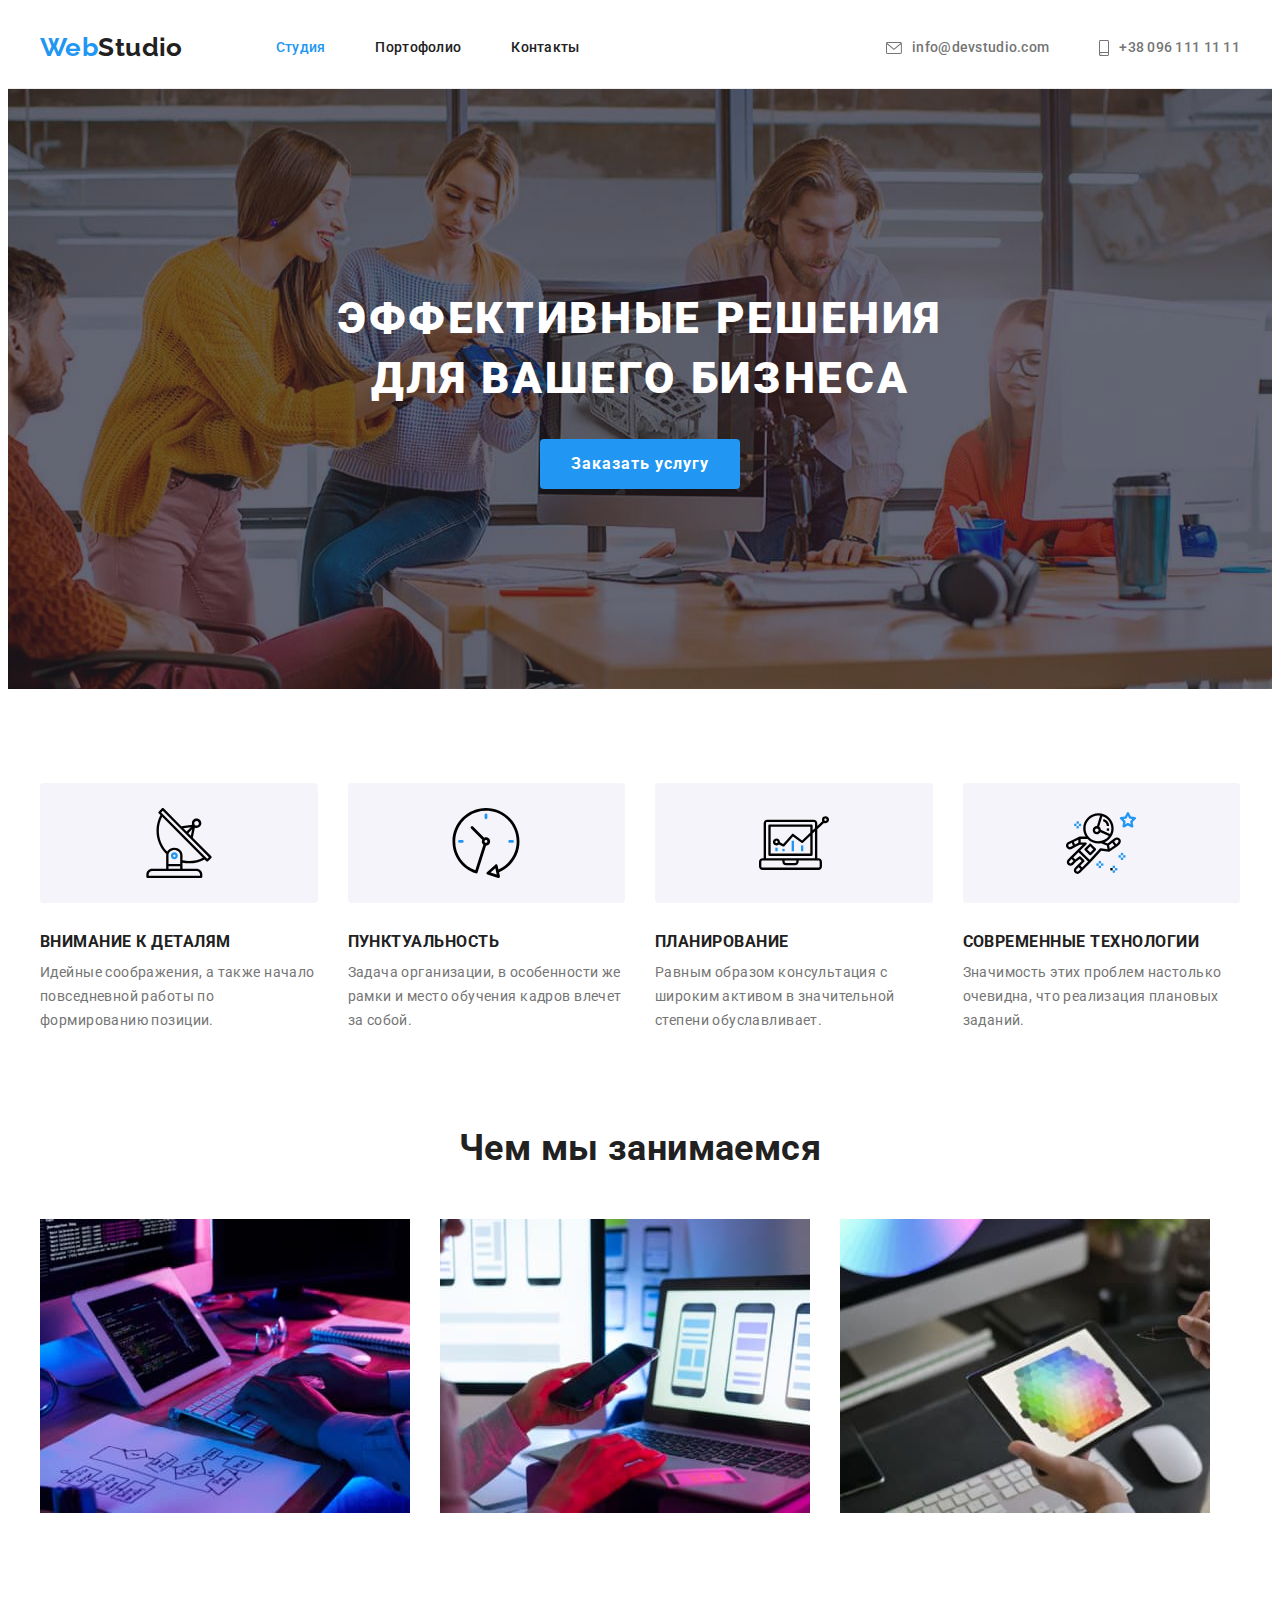
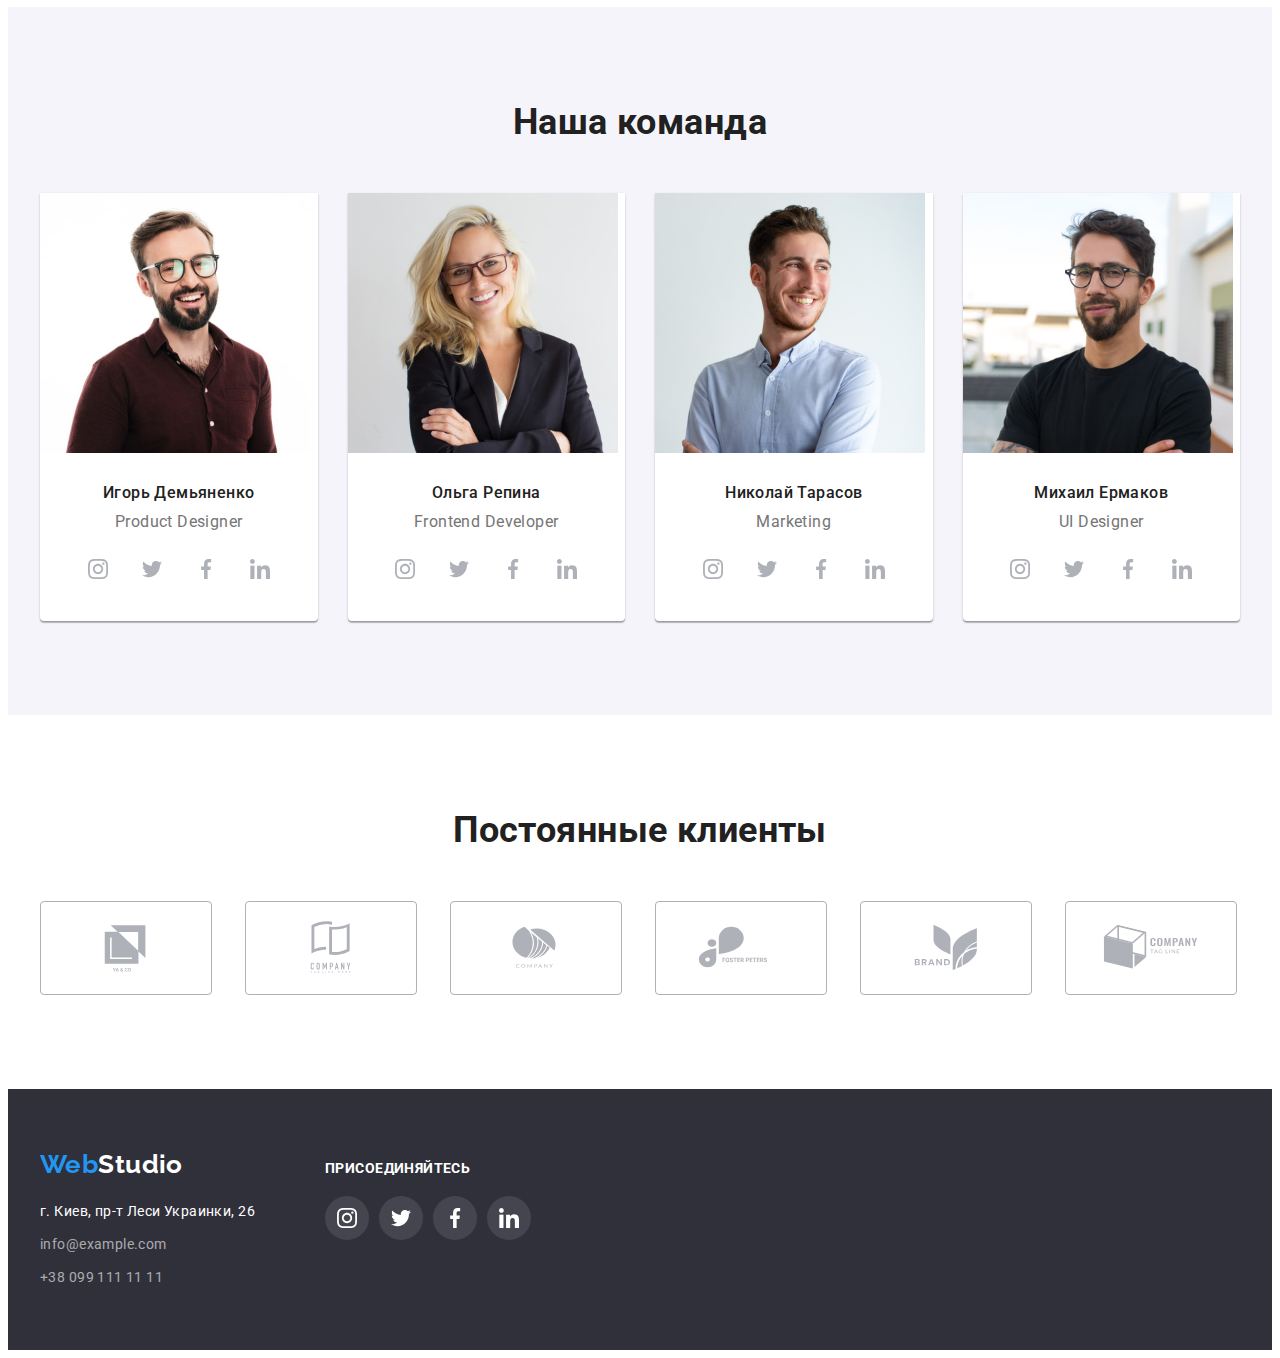
<file: index.html>
<!DOCTYPE html>
<html lang="ru">
  <head>
    <meta charset="utf-8" />
    <meta http-equiv="x-ua-compatible" content="ie=edge" />
    <meta name="viewport" content="width=device-width, initial-scale=1.0" />
    <link rel="preconnect" href="https://fonts.googleapis.com" />
    <link rel="preconnect" href="https://fonts.gstatic.com" crossorigin />
    <link
      href="https://fonts.googleapis.com/css2?family=Raleway:wght@700&family=Roboto:wght@400;500;700;900&display=swap"
      rel="stylesheet"
    />
    <!-- <link rel="stylesheet" href="node_modules/modern-normalize/modern-normalize.css"> -->
    <link
      rel="stylesheet"
      href="https://cdnjs.cloudflare.com/ajax/libs/modern-normalize/1.1.0/modern-normalize.min.css"
      integrity="sha512-wpPYUAdjBVSE4KJnH1VR1HeZfpl1ub8YT/NKx4PuQ5NmX2tKuGu6U/JRp5y+Y8XG2tV+wKQpNHVUX03MfMFn9Q=="
      crossorigin="anonymous"
      referrerpolicy="no-referrer"
    />
    <link rel="stylesheet" href="./css/styles.css" />
    <title>Home work 4</title>
  </head>
  <body>
    <!-- НАВИГАЦИЯ -->
    <header class="header">
      <div class="container header-container">
        <nav class="header-navigation">
          <a href="./index.html" class="link logo-flex">
            <p class="logo">
              Web<span class="logo-header-studio">Studio</span>
            </p>
          </a>
          <ul class="header-list list">
            <li class="header-item">
              <a class="header-link link current" href="./index.html">Студия</a>
            </li>
            <li class="header-item">
              <a class="header-link link" href="./portofolio.html"
                >Портофолио</a
              >
            </li>
            <li class="header-item">
              <a class="header-link link" href="">Контакты</a>
            </li>
          </ul>
        </nav>
        <ul class="header-kontacts-flex list">
          <li class="header-kontacts-item header-kontacts-sep">
            <a class="header-link-item link" href="mailto:info@devstudio.com">
              <svg class="icon" width="16" height="12">
                <use href="./images/sprite6.svg#icon-envelope"></use>
              </svg>
              info@devstudio.com</a
            >
          </li>
          <li class="header-kontacts-item">
            <a class="header-link-item link" href="tel:+380961111111">
              <svg class="icon" width="10" height="16">
                <use href="./images/sprite6.svg#icon-smartphone"></use>
            </svg>
            +38 096 111 11 11</a
            >
          </li>
        </ul>
      </div>
    </header>
    <main>
      <!-- РЕШЕНИЯ -->
      <section class="hero">
        <div class="container hero-container">
          <h1 class="hero-title">Эффективные решения для вашего бизнеса</h1>
          <button class="hero-btn btn" type="button">Заказать услугу</button>
        </div>
      </section>
      <!-- ПОЧЕМУ МЫ -->
      <section class="whyus section">
        <div class="container whyus-container">
          <h2 class="visually-hidden">Why us</h2>
          <ul class="whyus-list list">
            <li class="whyus-item">
              <div class="whyus-item-pkt">
                <svg class="whyus-pkt-item">
                  <use href="./images/sprite6.svg#icon-antenna"
                    ></use>
                </svg>
              </div>
              <h3 class="whyus-item-header">Внимание к деталям</h3>
              <p class="whyus-item-text">
                Идейные соображения, а также начало повседневной работы по
                формированию позиции.
              </p>
            </li>
            <li class="whyus-item">
              <div class="whyus-item-pkt">
                <svg class="whyus-pkt-item">
                  <use href="./images/sprite6.svg#icon-clock"></use>
                </svg>
              </div>
              <h3 class="whyus-item-header">Пунктуальность</h3>
              <p class="whyus-item-text">
                Задача организации, в особенности же рамки и место обучения
                кадров влечет за собой.
              </p>
            </li>
            <li class="whyus-item">
              <div class="whyus-item-pkt">
                <svg class="whyus-pkt-item">
                  <use href="./images/sprite6.svg#icon-diagram"></use>
                </svg>
              </div>
              <h3 class="whyus-item-header">Планирование</h3>
              <p class="whyus-item-text">
                Равным образом консультация с широким активом в значительной
                степени обуславливает.
              </p>
            </li>
            <li class="whyus-item">
              <div class="whyus-item-pkt">
                <svg class="whyus-pkt-item">
                  <use href="./images/sprite6.svg#icon-astronaut"></use>
                </svg>
              </div>
              <h3 class="whyus-item-header">Современные технологии</h3>
              <p class="whyus-item-text">
                Значимость этих проблем настолько очевидна, что реализация
                плановых заданий.
              </p>
            </li>
          </ul>
        </div>
      </section>
      <!-- Чем мы занимаемся -->
      <section class="section wedoing">
        <div class="container">
          <h2 class="wedoing-title">Чем мы занимаемся</h2>
          <ul class="wedoing-list list">
            <li class="wedoing-item">
              <img
                src="./images/desk-office.jpg"
                alt="Разработка логики работы программы"
                width="370"
              />
            </li>
            <li class="wedoing-item">
              <img
                src="./images/mobile-phones.jpg"
                alt="Дизайн интерфейса на мобильных устройствах"
                width="370"
              />
            </li>
            <li class="wedoing-item">
              <img
                src="./images/colour-tablet.jpg"
                alt="Выбор цветового решения"
                width="370"
              />
            </li>
          </ul>
        </div>
      </section>
      <!-- НАША КОМАНДА -->
      <section class="ourteam section">
        <div class="container">
          <h2 class="ourteam-title">Наша команда</h2>
          <ul class="ourteam-list list">
            <li class="ourteam-item ourteam-card">
              <img
                src="./images/i4853.jpg"
                alt="Фотография портрет Игоря Демьяненко - дизайнера продукта"
                width="270"
              />
              <h3 class="ourteam-item-title">Игорь Демьяненко</h3>
              <p class="ourteam-item-text" lang="en">Product Designer</p>
              <div>
                <ul class="ourteam-socital-list list">
                  <li class="ourteam-socital-item"> <!--1 1-->
                    <a class="ourteam-socital-link link" href="">
                      <svg class="socital-link-pkt">
                        <use href="./images/sprite6.svg#icon-instagram"></use>
                      </svg>
                    </a>
                  </li>
                  <li class="ourteam-socital-item"> <!--1 2-->
                    <a class="ourteam-socital-link link" href="">
                      <svg class="socital-link-pkt">
                        <use href="./images/sprite6.svg#icon-twitter"></use>
                      </svg>
                    </a>
                  </li>
                  <li class="ourteam-socital-item"> <!--1 3-->
                    <a class="ourteam-socital-link link" href="">
                      <svg class="socital-link-pkt">
                        <use href="./images/sprite6.svg#icon-facebook"></use>
                      </svg>
                    </a>
                  </li>
                  <li class="ourteam-socital-item"> <!--1 4-->
                    <a class="ourteam-socital-link link" href="">
                      <svg class="socital-link-pkt">
                        <use href="./images/sprite6.svg#icon-linkedin"></use>
                      </svg>
                    </a>
                  </li>
                </ul>
              </div>
            </li>
            <li class="ourteam-item ourteam-card">
              <img
                src="./images/o5844.jpg"
                alt="Фотография портрет Ольга Репина - Фронтенд разработчика"
                width="270"
              />
              <h3 class="ourteam-item-title">Ольга Репина</h3>
              <p class="ourteam-item-text" lang="en">Frontend Developer</p>
              <div>
                <ul class="ourteam-socital-list list">
                  <li class="ourteam-socital-item"> <!--2 1-->
                    <a class="ourteam-socital-link link" href="">
                      <svg class="socital-link-pkt">
                        <use href="./images/sprite6.svg#icon-instagram"></use>
                      </svg>
                    </a>
                  </li>
                  <li class="ourteam-socital-item"> <!--2 2-->
                    <a class="ourteam-socital-link link" href="">
                      <svg class="socital-link-pkt">
                        <use href="./images/sprite6.svg#icon-twitter"></use>
                      </svg>
                    </a>
                  </li>
                  <li class="ourteam-socital-item"> <!--2 3-->
                    <a class="ourteam-socital-link link" href="">
                      <svg class="socital-link-pkt">
                        <use href="./images/sprite6.svg#icon-facebook"></use>
                      </svg>
                    </a>
                  </li>
                  <li class="ourteam-socital-item"> <!--2 4-->
                    <a class="ourteam-socital-link link" href="">
                      <svg class="socital-link-pkt">
                        <use href="./images/sprite6.svg#icon-linkedin"></use>
                      </svg>
                    </a>
                  </li>
                </ul>
              </div>
            </li>
            <li class="ourteam-item ourteam-card">
              <img
                src="./images/n16166.jpg"
                alt="Фотография портрет Николай Тарасов - маркетинг"
                width="270"
              />
              <h3 class="ourteam-item-title">Николай Тарасов</h3>
              <p class="ourteam-item-text" lang="en">Marketing</p>
              <div>
                <ul class="ourteam-socital-list list">
                  <li class="ourteam-socital-item"> <!--3 1-->
                    <a class="ourteam-socital-link link" href="">
                      <svg class="socital-link-pkt">
                        <use href="./images/sprite6.svg#icon-instagram"></use>
                      </svg>
                    </a>
                  </li>
                  <li class="ourteam-socital-item"> <!--3 2-->
                    <a class="ourteam-socital-link link" href="">
                      <svg class="socital-link-pkt">
                        <use href="./images/sprite6.svg#icon-twitter"></use>
                      </svg>
                    </a>
                  </li>
                  <li class="ourteam-socital-item"> <!--3 3-->
                    <a class="ourteam-socital-link link" href="">
                      <svg class="socital-link-pkt">
                        <use href="./images/sprite6.svg#icon-facebook"></use>
                      </svg>
                    </a>
                  </li>
                  <li class="ourteam-socital-item"> <!--3 4-->
                    <a class="ourteam-socital-link link" href="">
                      <svg class="socital-link-pkt">
                        <use href="./images/sprite6.svg#icon-linkedin"></use>
                      </svg>
                    </a>
                  </li>
                </ul>
              </div>
            </li>
            <li class="ourteam-item ourteam-card">
              <img
                src="./images/m2968.jpg"
                alt="Фотография портрет Михаил Ермаков - дизайнер интрефеса пользователя"
                width="270"
              />
              <h3 class="ourteam-item-title">Михаил Ермаков</h3>
              <p class="ourteam-item-text" lang="en">UI Designer</p>
              <div>
                <ul class="ourteam-socital-list list">
                  <li class="ourteam-socital-item"> <!--4 1-->
                    <a class="ourteam-socital-link link" href="">
                      <svg class="socital-link-pkt">
                        <use href="./images/sprite6.svg#icon-instagram"></use>
                      </svg>
                    </a>
                  </li>
                  <li class="ourteam-socital-item"> <!--4 2-->
                    <a class="ourteam-socital-link link" href="">
                      <svg class="socital-link-pkt">
                        <use href="./images/sprite6.svg#icon-twitter"></use>
                      </svg>
                    </a>
                  </li>
                  <li class="ourteam-socital-item"> <!--4 3-->
                    <a class="ourteam-socital-link link" href="">
                      <svg class="socital-link-pkt">
                        <use href="./images/sprite6.svg#icon-facebook"></use>
                      </svg>
                    </a>
                  </li>
                  <li class="ourteam-socital-item"> <!--4 4-->
                    <a class="ourteam-socital-link link" href="">
                      <svg class="socital-link-pkt">
                        <use href="./images/sprite6.svg#icon-linkedin"></use>
                      </svg>
                    </a>
                  </li>
                </ul>
              </div>
            </li>
          </ul>
        </div>
      </section>
      <!-- ПОСТОЯННЫЕ КЛИЕНТЫ -->
      <section class="clients section">
        <div class="container">
          <h2 class="clients-title">Постоянные клиенты</h2>
          <ul class="clients-list list">
              <li class="clients-item"> <!-- 1 -->
                <a class="clients-link link" href="">
                  <svg class="clients-icon">
                    <use href="./images/sprite6.svg#icon-logo1"></use>
                  </svg>
                </a>
              </li>
              <li class="clients-item"> <!-- 2 -->
                <a class="clients-link link" href="">
                  <svg class="clients-icon">
                    <use href="./images/sprite6.svg#icon-logo2"></use>
                  </svg>
                </a>
              </li>
              <li class="clients-item"> <!-- 3 -->
                <a class="clients-link link" href="">
                  <svg class="clients-icon">
                    <use href="./images/sprite6.svg#icon-logo3"></use>
                  </svg>
                </a>
              </li>
              <li class="clients-item"> <!-- 4 -->
                <a class="clients-link link" href="">
                  <svg class="clients-icon">
                    <use href="./images/sprite6.svg#icon-logo4"></use>
                  </svg>
                </a>
              </li>
              <li class="clients-item"> <!-- 5 -->
                <a class="clients-link link" href="">
                  <svg class="clients-icon">
                    <use href="./images/sprite6.svg#icon-logo5"></use>
                  </svg>
                </a>
              </li>
              <li class="clients-item"> <!-- 6 -->
                <a class="clients-link link" href="">
                  <svg class="clients-icon" width="94" height="44">
                    <use href="./images/sprite6.svg#icon-logo6"></use>
                  </svg>
                </a>
              </li>
          </ul>
        </div>
      </section>
    </main>
    <!-- ФУТЕР -->
    <footer class="footer">
      <div class="container">
        <div class="footer-section">
          <div class="footer-section-adr">
              <a href="./index.html" class="link footer-logo logo"
                >Web<span class="logo-footer-studio">Studio</span>
              </a>
              <address class="footer-contact">
                <ul class="footer-list list">
                  <li class="footer-item">
                    <a
                      class="footer-link link address"
                      href="https://goo.gl/maps/CdvJLRiEL6Q8Smko8"
                      target="blank"
                      rel="noreferrer noopener"
                      >г. Киев, пр-т Леси Украинки, 26</a>
                  </li>
                  <li class="footer-link">
                    <a class="footer-link link contact" href="mailto:info@example.com"
                      >info@example.com</a>
                  </li>
                  <li class="footer-link">
                    <a class="footer-link link contact" href="tel:+380991111111"
                      >+38 099 111 11 11</a
                      >
                  </li>
                </ul>
              </address>
          </div>
          <div class="footer-section-common">
                <h2 class="section-common-title">присоединяйтесь</h2>
                <ul class="section-common-list list">
                  <li class="section-common-item">
                    <a class="section-common-link link" href="">
                      <svg class="section-common-pkt">
                        <use href="./images/sprite6.svg#icon-instagram"></use>
                      </svg>
                    </a>
                  </li>
                  <li class="section-common-item">
                    <a class="section-common-link link" href="">
                      <svg class="section-common-pkt">
                        <use href="./images/sprite6.svg#icon-twitter"></use>
                      </svg>
                    </a>
                  </li>
                  <li class="section-common-item">
                    <a class="section-common-link link" href="">
                      <svg class="section-common-pkt">
                        <use href="./images/sprite6.svg#icon-facebook"></use>
                      </svg>
                    </a>
                  </li>
                  <li class="section-common-item">
                    <a class="section-common-link link" href="">
                      <svg class="section-common-pkt">
                        <use href="./images/sprite6.svg#icon-linkedin "></use>
                      </svg>
                    </a>
                  </li>
                </ul>
          </div>
        </div>
      </div>
    </footer>
  </body>
</html>
</file>
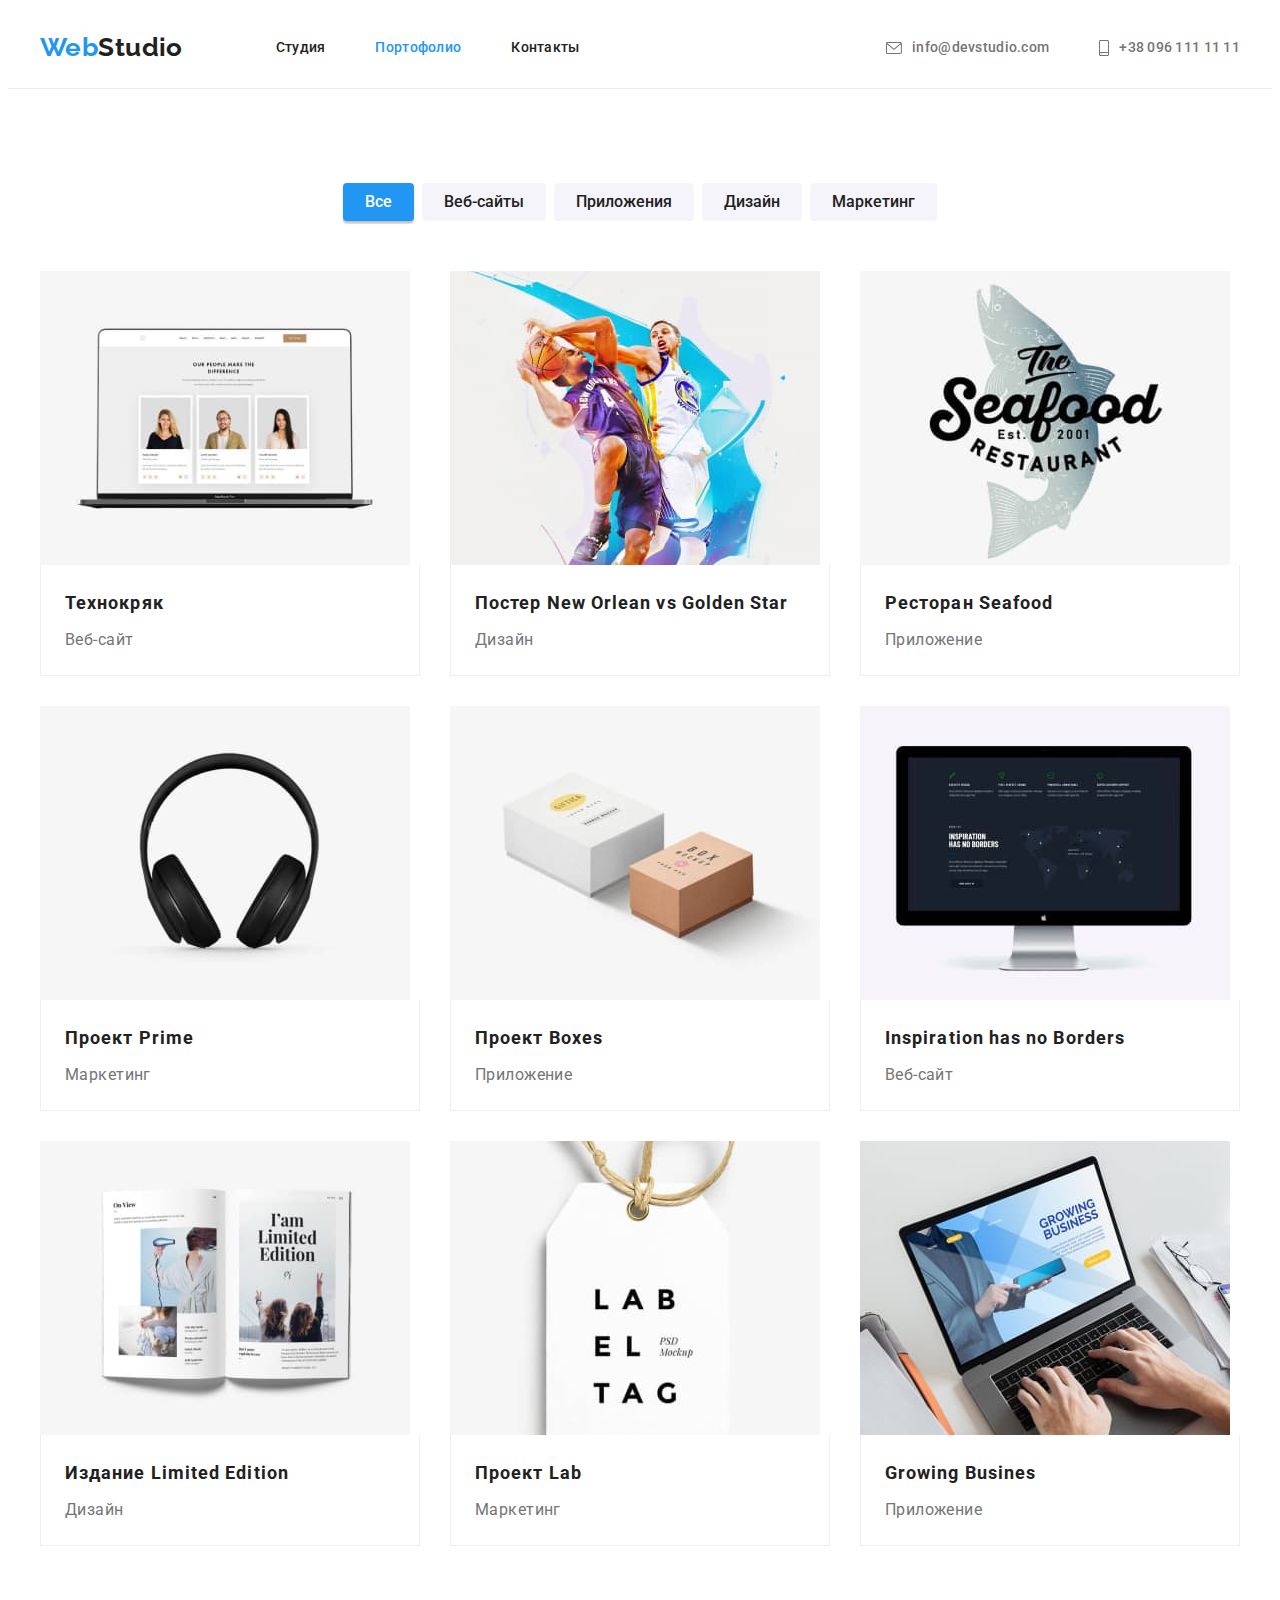
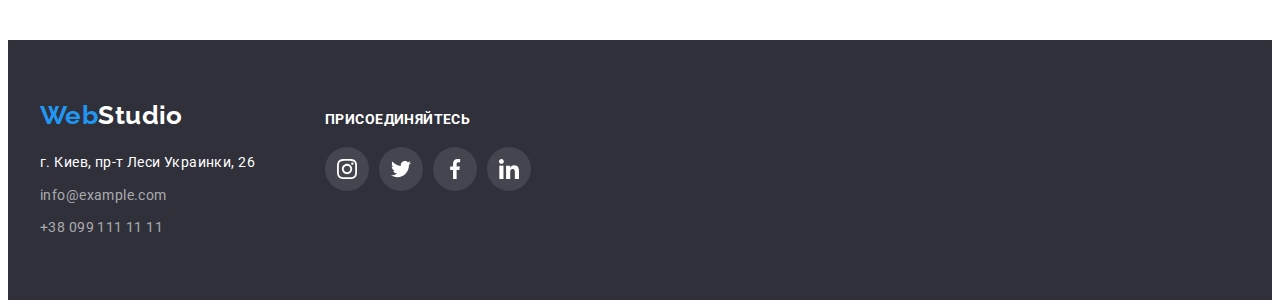
<file: portofolio.html>
<!DOCTYPE html>
<html lang="ru">
  <head>
    <meta charset="utf-8" />
    <meta http-equiv="x-ua-compatible" content="ie=edge" />
    <meta name="viewport" content="width=device-width, initial-scale=1.0" />
    <link rel="preconnect" href="https://fonts.googleapis.com" />
    <link rel="preconnect" href="https://fonts.gstatic.com" crossorigin />
    <link
      href="https://fonts.googleapis.com/css2?family=Raleway:wght@700&family=Roboto:wght@400;500;700;900&display=swap"
      rel="stylesheet"
    />
    <!-- <link rel="stylesheet" href="node_modules/modern-normalize/modern-normalize.css"> -->
    <link
      rel="stylesheet"
      href="https://cdnjs.cloudflare.com/ajax/libs/modern-normalize/1.1.0/modern-normalize.min.css"
      integrity="sha512-wpPYUAdjBVSE4KJnH1VR1HeZfpl1ub8YT/NKx4PuQ5NmX2tKuGu6U/JRp5y+Y8XG2tV+wKQpNHVUX03MfMFn9Q=="
      crossorigin="anonymous"
      referrerpolicy="no-referrer"
    />
    <link rel="stylesheet" href="./css/styles.css" />
    <title>Home work 4</title>
  </head>
  <body>
    <!-- НАВИГАЦИЯ -->
    <header class="header">
      <div class="container header-container">
        <nav class="header-navigation">
          <a href="./index.html" class="link logo-flex">
            <p class="logo">
              Web<span class="logo-header-studio">Studio</span>
            </p>
          </a>
          <ul class="header-list list">
            <li class="header-item">
              <a class="header-link link" href="./index.html">Студия</a>
            </li>
            <li class="header-item">
              <a class="header-link link current" href="./portofolio.html"
                >Портофолио</a
              >
            </li>
            <li class="header-item">
              <a class="header-link link" href="">Контакты</a>
            </li>
          </ul>
        </nav>
        <ul class="header-kontacts-flex list">
          <li class="header-kontacts-item header-kontacts-sep">
            <a class="header-link-item link" href="mailto:info@devstudio.com">
              <svg class="icon" width="16" height="12">
                <use href="./images/sprite6.svg#icon-envelope"></use>
              </svg>
              info@devstudio.com</a
            >
          </li>
          <li class="header-kontacts-item">
            <a class="header-link-item link" href="tel:+380961111111">
              <svg class="icon" width="10" height="16">
                <use href="./images/sprite6.svg#icon-smartphone"></use>
            </svg>
            +38 096 111 11 11</a
            >
          </li>
        </ul>
      </div>
    </header>
    <main>
      <!-- ФИЛЬТР -->
      <section class="portofolio-hero section">
        <div class="container">
        <h1 class="portofolio-hero-title visually-hidden">Портофолио</h1>
        <ul class="filtr-list list">
          <li class="filtr-item">
            <button class="btn-filtr filtr-btn carrent-btn" type="button">Все</button>
          </li>
          <li class="filtr-item">
            <button class="filtr-btn btn-filtr" type="button">Веб-сайты</button>
          </li>
          <li class="filtr-item">
            <button class="filtr-btn btn-filtr" type="button">
              Приложения
            </button>
          </li>
          <li class="filtr-item">
            <button class="filtr-btn btn-filtr" type="button">Дизайн</button>
          </li>
          <li class="filtr-item">
            <button class="filtr-btn btn-filtr" type="button">Маркетинг</button>
          </li>
        </ul>
        <!-- ПОРТОФОЛИО -->
        <ul class="portofolio-list list"> <!--0-->
          <li class="portofolio-item"> <!--1-1-->
            <a href="" class="portofolio-link link">
              <img
                src="./images/portfolio-11.jpg"
                alt="Фотография экрана лаптопа. На экране страница сайта."
                width="370"
              />
              <div class="portofolio-item-card">
              <h2 class="portofolio-item-title">Технокряк</h2>
              <p class="portofolio-item-text" lang="en">Веб-сайт</p>
              </div>
            </a>
          </li>
          <li class="portofolio-item"> <!--1-2-->
            <a href="" class="portofolio-link link">
              <img
                src="./images/portfolio-12.jpg"
                alt="Постер баскетболисты."
                width="370"
              />
              <div class="portofolio-item-card">
              <h2 class="portofolio-item-title">
                Постер <span lang="en">New Orlean vs Golden Star</span>
              </h2>
              <p class="portofolio-item-text">Дизайн</p>
              </div>
            </a>
          </li>
          <li class="portofolio-item"> <!--1-3-->
            <a href="" class="portofolio-link link">
              <img
                src="./images/portfolio-13.jpg"
                alt="Логотип ресторана"
                width="370"
              />
              <div class="portofolio-item-card">
              <h2 class="portofolio-item-title">
                Ресторан <span lang="en">Seafood</span>
              </h2>
              <p class="portofolio-item-text">Приложение</p>
              </div>
            </a>
          </li>
          <li class="portofolio-item"> <!--2-1-->
            <a href="" class="portofolio-link link">
              <img
                src="./images/portfolio-21.jpg"
                alt="Фотография наушников"
                width="370"
              />
              <div class="portofolio-item-card">
              <h2 class="portofolio-item-title">
                Проект <span lang="en">Prime</span>
              </h2>
              <p class="portofolio-item-text">Маркетинг</p>
              </div>
            </a>
          </li>
          <li class="portofolio-item"> <!--2-2-->
            <a href="" class="portofolio-link link">
              <img
                src="./images/portfolio-22.jpg"
                alt="Фотография с двумя коробками духов"
                width="370"
              />
              <div class="portofolio-item-card">
              <h2 class="portofolio-item-title">
                Проект <span lang="en">Boxes</span>
              </h2>
              <p class="portofolio-item-text">Приложение</p>
              </div>
            </a>
          </li>
          <li class="portofolio-item"> <!--2-3-->
            <a href="" class="portofolio-link link">
              <img
                src="./images/portfolio-23.jpg"
                alt="Фотография экрана стационарного компьютера"
                width="370"
              />
              <div class="portofolio-item-card">
              <h2 class="portofolio-item-title" lang="en">
                Inspiration has no Borders
              </h2>
              <p class="portofolio-item-text">Веб-сайт</p>
              </div>
            </a>
          </li>
          <li class="portofolio-item"> <!--3-1-->
            <a href="" class="portofolio-link link">
              <img
                src="./images/portfolio-31.jpg"
                alt="Фотография разворота издания книги"
                width="370"
              />
              <div class="portofolio-item-card">
              <h2 class="portofolio-item-title">
                Издание <span lang="en">Limited Edition</span>
              </h2>
              <p class="portofolio-item-text">Дизайн</p>
              </div>
            </a>
          </li>
          <li class="portofolio-item"> <!--3-2-->
            <a href="" class="portofolio-link link">
              <img
                src="./images/portfolio-32.jpg"
                alt="Фотография дизайна стикера одежды"
                width="370"
              />
              <div class="portofolio-item-card">
              <h2 class="portofolio-item-title">
                Проект <span lang="en">Lab</span>
              </h2>
              <p class="portofolio-item-text">Маркетинг</p>
              </div>
            </a>
          </li>
          <li class="portofolio-item"> <!--3-3-->
            <a href="" class="portofolio-link link">
              <img
                src="./images/portfolio-33.jpg"
                alt="Фотография нотбука"
                width="370"
              />
              <div class="portofolio-item-card">
              <h2 class="portofolio-item-title" lang="en">Growing Busines</h2>
              <p class="portofolio-item-text">Приложение</p>
              </div>
            </a>
          </li>
        </ul>
        </div>
      </section>
    </main>
    <!-- ФУТЕР -->
    <footer class="footer">
      <div class="container">
        <div class="footer-section">
          <div class="footer-section-adr">
              <a href="./index.html" class="link footer-logo logo"
                >Web<span class="logo-footer-studio">Studio</span>
              </a>
              <address class="footer-contact">
                <ul class="footer-list list">
                  <li class="footer-item">
                    <a
                      class="footer-link link address"
                      href="https://goo.gl/maps/CdvJLRiEL6Q8Smko8"
                      target="blank"
                      rel="noreferrer noopener"
                      >г. Киев, пр-т Леси Украинки, 26</a>
                  </li>
                  <li class="footer-link">
                    <a class="footer-link link contact" href="mailto:info@example.com"
                      >info@example.com</a>
                  </li>
                  <li class="footer-link">
                    <a class="footer-link link contact" href="tel:+380991111111"
                      >+38 099 111 11 11</a
                      >
                  </li>
                </ul>
              </address>
          </div>
          <div class="footer-section-common">
                <h2 class="section-common-title">присоединяйтесь</h2>
                <ul class="section-common-list list">
                  <li class="section-common-item">
                    <a class="section-common-link link" href="">
                      <svg class="section-common-pkt">
                        <use href="./images/sprite6.svg#icon-instagram"></use>
                      </svg>
                    </a>
                  </li>
                  <li class="section-common-item">
                    <a class="section-common-link link" href="">
                      <svg class="section-common-pkt">
                        <use href="./images/sprite6.svg#icon-twitter"></use>
                      </svg>
                    </a>
                  </li>
                  <li class="section-common-item">
                    <a class="section-common-link link" href="">
                      <svg class="section-common-pkt">
                        <use href="./images/sprite6.svg#icon-facebook"></use>
                      </svg>
                    </a>
                  </li>
                  <li class="section-common-item">
                    <a class="section-common-link link" href="">
                      <svg class="section-common-pkt">
                        <use href="./images/sprite6.svg#icon-linkedin "></use>
                      </svg>
                    </a>
                  </li>
                </ul>
          </div>
        </div>
      </div>
    </footer>
  </body>
</html>
</file>
<file: css/styles.css>
:root{
  --primary-title-color: #ffffff;
  --secondary-title-color: #212121;
  --primary-text-color: #757575;
  --secondary-text-color: #212121;
  --third-text-color: #ffffff;
  --accent-color: #2196f3;
  --filter-button-color: #F5F4FA;
  --border-color: #ECECEC;
  --hero-grount: #2F303A;
  --hero-button: #188CE8;
  --futer-grount: #2F303A;
  --portofolio-card-border:#EEEEEE;
  --background-card: #FFFFFF;
  --hero-bg:#C4C4C4;
  --clients-color: #AFB1B8;
}
p, h1, h2, h3, h4, h5, h6{
  margin: 0;
}
ul{
  margin: 0;
  padding-left: 0;
}
img{
  display: block;
}
button{
border-width: 0;
}
body {
  font-family: 'Roboto', sans-serif;
  font-weight: normal;
  font-size: 14px;
  letter-spacing: 0.03em;
  color: var(--primary-text-color);
}
/*========servises=====*/
.link{
  text-decoration: none;
  font-family: inherit  
}
.list{
  list-style: none;
}
.visually-hidden{
  position: absolute;
  width: 1px;
  height: 1px;
  margin: -1px;
  padding: 0;
  overflow: hidden;
  border: 0;
  clip: rect(0 0 0 0); 
}
.container{
  width: 1200px;
  margin: 0 auto;
  padding-left: 15px;
  padding-right: 15px;     
}
.section{
  padding-top: 94px;
  padding-bottom: 94px;
}
.btn {
  width: 200px;
  height: 50px;
  font-family: inherit;
  font-weight: 700;
  font-size: 16px;
  line-height: 1.87;
  text-align: center;
  letter-spacing: 0.06em;
  cursor: pointer;
  border-radius: 4px;
}
.logo{
  font-family: "Raleway", sans-serif;
  font-weight: 700;
  font-size: 26px;
  line-height: calc(31 / 26);
  color: var(--accent-color);
  display: block;
}
.logo:hover,
.logo:focus{
  font-family: "Raleway", sans-serif
  font-weight: 700;
  font-size: 26px;
  line-height: calc(31 / 26);
  color: var(--accent-color);
}
.footer-link{
  line-height: 1.71;  /* or 171% */
}
.btn-filtr {
  font-family: inherit;
  font-weight: 500;
  font-size: 16px;
  line-height: 1.62; /* identical to box height, or 162% */
  text-align: center;
  color: var(--secondary-text-color);
  cursor: pointer;
  display: inline-block;
  padding: 6px 22px;
  border-radius: 4px;
}
/*========prodact=====*/
/*========header=====*/
.header{
  border-bottom: 1px solid var(--border-color);
}
.header-container{
  display: flex;
  align-items: center;
}
.header-navigation{
  display: flex;
  align-items: center;
}
.header-list{
  display: flex;
  align-items: center;
}
.header-kontacts-flex{
  display: flex;
  margin-left: auto;
  align-items: center;
}
.logo-flex{
  margin-right: 93px;
}
.logo-header-studio{
  color: var(--secondary-text-color);
}
.header-link{
  display: block;
  padding-top: 32px;
  padding-bottom: 32px;
  font-weight: 500;
  line-height: 1.14;
  letter-spacing: 0.02em;
  color: var(--secondary-title-color);
}
.header-link:hover,
.header-link:focus,
.current{
  color: var(--accent-color);
}
.header-item:not(:last-child){
  margin-right: 50px;
}
.header-kontacts-item{
  color: var(--primary-text-color);
}
.header-kontacts-sep:not(:last-child){
  margin-right: 50px; /* отступ между мылом и телефоном без последнего ребенка */
}
.icon {
  margin-right: 10px;
  fill: var(--primary-text-color);
}
.header-link-item{
  display: flex;
  align-items: center;
  font-weight: 500;
  line-height: 1.14;
  letter-spacing: 0.02em;
  color: var(--primary-text-color);
}
.header-link-item:hover,
.header-link-item:focus{
  color: var(--accent-color);
}
.header-link-item:hover .icon,
.header-link-item:focus .icon{
  fill: var(--accent-color);
}
/*========hero=====*/
.hero{
  background-color: var(--hero-bg);
  background-image: linear-gradient(
      to right,
      rgba(47, 48, 58, 0.4),
      rgba(47, 48, 58, 0.4)), 
      url(../images/hero-jpeg.jpg);
  background-repeat: no-repeat;
  background-position: center;
  background-size: cover;
  padding-top: 200px;
  padding-bottom: 200px;
}
.hero-container{
  display: flex;
  flex-direction: column;
  align-items: center;
}
.hero-title{
  font-weight: 900;
  font-size: 44px;
  line-height: 1.36;  /* or 136% */
  text-align: center;
  letter-spacing: 0.06em;
  text-transform: uppercase;
  color: var(--primary-title-color);
  width: 696px;
  margin-bottom: 30px;
}
.hero-btn {
  color: var(--third-text-color);
  background-color: var(--accent-color);
}
.hero-btn:hover {
  color: var(--third-text-color);
  background: var(--hero-button);
}
/*========= ПОЧЕМУ МЫ ===========*/
.whyus{
}
.whyus-container{
  display: flex;
}
.ourteam-list,
.whyus-list,
.wedoing-list,
.clients-list{
  display: flex;
  flex-wrap: wrap;
  margin-left: -30px;
  margin-top: -30px;
}
.wedoing-item,
.ourteam-item,
.whyus-item{
  flex-basis: calc(100% / 4 - 30px);
  margin-left: 30px;
  margin-top: 30px;
}
.whyus-item-pkt{
  height: 120px;
  background-color: var(--filter-button-color);
  border-radius: 4px;
  display: flex;  
  align-items: center;
  justify-content: center;
  margin-bottom: 30px;
}
.whyus-pkt-item{
  width: 70px;
  height: 70px; 
}
.whyus-item-header{
  font-weight: 700;
  line-height: calc(16 / 14);
  letter-spacing: 0.03em;
  text-transform: uppercase;
  color: var(--secondary-title-color);
  margin-bottom: 10px;
}
.whyus-item-text{
  line-height: 1.71;   /* or 171% */
  color: var(--primary-text-color);
}
/*======== Чем мы занимаемся ==========*/
.wedoing{
  padding-top: 0px;
}
.ourteam-title,
.wedoing-title,
.clients-title{
  font-weight: 700;
  font-size: 36px;
  line-height: calc(42 / 36);
  text-align: center;
  color: var(--secondary-title-color);
  margin-bottom: 50px;
}
/*======== НАША КОМАНДА ==========*/
.ourteam{
  background: var(--filter-button-color);
}
.ourteam-card{
  background: var(--background-card);
  box-shadow: 0px 1px 3px rgba(0, 0, 0, 0.12), 0px 1px 1px rgba(0, 0, 0, 0.14), 0px 2px 1px rgba(0, 0, 0, 0.2);
  border-radius: 0px 0px 4px 4px;
  display: block; 
  padding-bottom: 30px;/* новый отсттуп - при любом количестве пикт*/
}
.ourteam-item-title{
  font-weight: 500;
  font-size: 16px;
  line-height: calc(19 / 16);
  text-align: center;
  color: var(--secondary-title-color);
  margin-top: 30px;
  margin-bottom: 10px;
}
.ourteam-item-text{
  font-size: 16px;
  line-height: calc(19 / 16);
  text-align: center;
  margin-bottom: 16px;
}
.ourteam-socital-list{
  display: flex;
  justify-content: center;
  align-items: center;
}
.ourteam-socital-item{
}
.ourteam-socital-item +.ourteam-socital-item{
  margin-left: 10px;
}
.ourteam-socital-link{
  width: 44px; 
  height: 44px;
  border-radius: 50%;
  display: block;
  background: var(--primary-title-color);
  display: flex;  
  align-items: center;
  justify-content: center;
}
.socital-link-pkt{
fill: var(--clients-color);
width: 20px;
height: 20px;
}
.ourteam-socital-link:hover,
.ourteam-socital-link:focus{
  background: var(--accent-color);
}
.ourteam-socital-link:hover .socital-link-pkt,
.ourteam-socital-link:focus .socital-link-pkt{
  fill: var(--primary-title-color);
}
/*======== ПОСТОЯННЫЕ КЛИЕНТЫ ==========*/
.clients-item{
  flex-basis: calc(100% / 6 - 30px);
  margin-left: 30px;
  margin-top: 30px;
}
.clients-link{
  display: flex;  
  align-items: center;
  justify-content: center;
  width: 170px;
  height: 92px;
  border: 1px solid var(--clients-color);
  border-radius: 4px;
  fill: var(--clients-color); 
}
.clients-link:hover,
.clients-link:focus{
  border: 1px solid var(--hero-button);
  fill: var(--hero-button);
}
.clients-icon{
  width: 106px;
  height: 60px;
}
/*======== ФУТЕР ==========*/
.footer{
  background: var(--futer-grount);
  padding-top: 60px;
  padding-bottom: 60px;
}
.footer-contact{
  font-style: inherit;
}
.address{
  color: var(--third-text-color);
}
.footer-contact{
}
.address:hover,
.address:focus{
  color: var(--accent-color);
}
.contact{
  color: rgba(255, 255, 255, 0.6);
}
.contact:hover,
.contact:focus{
  color: var(--accent-color);
}
.footer-logo{
  margin-bottom: 20px; 
}
.logo-footer-studio{
  color:var(--primary-title-color);
}
.footer-item,
.footer-link:not(:last-child){
  margin-bottom: 9px;
}
.footer-section{
  display: flex;
  flex-wrap: wrap;
  align-items: baseline;
}
.footer-section-adr{
  margin-right: 70px;
}
.footer-section-common{
  }
.section-common-list{
  display: flex;
  flex-wrap: wrap;
  align-items: center;
  justify-content: center;
}
.section-common-title{
  font-weight: 700;
  font-size: 14px;
  text-transform: uppercase;
  line-height: calc(16 / 14);
  color: var(--primary-title-color);
  margin-bottom: 20px;
}

.section-common-list{
  display: flex;
  flex-wrap: wrap;
  align-items: center;
  justify-content: center;
  margin-left: -10px;
  margin-top: -30px;

}
.section-common-item{
  width: 44px;
  height: 44px;
  flex-basis: calc(100% / 4 - 10px);
  margin-left: 10px;
  margin-top: 30px;
}
.section-common-item +.section-common-item{
  margin-left: 10px;
} 
.section-common-link{
  width: 100%;
  height: 100%;
  border-radius: 50%;
  display: block;
  background: rgba(255, 255, 255, 0.1);
  display: flex;  
  align-items: center;
  justify-content: center;
}  
.section-common-pkt{
  fill: var(--primary-title-color);
  width: 20px;
  height: 20px;
}
.section-common-link:hover,
.section-common-link:focus{
  width: 100%;
  height: 100%;
  border-radius: 50%;
  display: block;
  background: var(--accent-color);
  display: flex;  
  align-items: center;
  justify-content: center;
}
/*======== ФИЛЬТР ==========*/
.portofolio-hero{
}
.filtr-list{
  display: flex;
  flex-wrap: wrap;
  justify-content: center;
  margin-bottom: 50px;
}
.filtr-item:not(:last-child){
  margin-right: 8px;
}
.filtr-btn {
  color: var(--secondary-text-color);
  background: var(--filter-button-color);
}
.filtr-btn:hover,
.filtr-btn:focus,
.carrent-btn{
  color: var(--third-text-color);
  background-color: var(--accent-color);
  box-shadow: 0px 3px 1px rgba(0, 0, 0, 0.1), 0px 1px 2px rgba(0, 0, 0, 0.08), 0px 2px 2px rgba(0, 0, 0, 0.12);
}
/*======== ПОРТОФОЛИО ==========*/
.portofolio-list{
  display: flex;
  flex-wrap: wrap;
  margin-left: -30px;
  margin-top: -30px;
}
.portofolio-item{
  flex-basis: calc(100% / 3 - 30px);
  box-sizing: border-box;
  margin-left: 30px;
  margin-top: 30px;  
}
.portofolio-link{
}
.portofolio-link:hover,
.portofolio-link:focus{
  display: block;
  outline: none;
  box-shadow:     
    0px 1px 1px rgba(0, 0, 0, 0.12),
    0px 4px 4px rgba(0, 0, 0, 0.06),
    1px 4px 6px rgba(0, 0, 0, 0.16);
}
.portofolio-item-title{
  font-weight: 700;
  font-size: 18px;
  line-height: 2.00;/* identical to box height, or 200% */
  letter-spacing: 0.06em;
  color: var(--secondary-title-color);
  margin-bottom: 4px;
}
.portofolio-item-text{
  font-size: 16px;
  line-height: 1.87; /* identical to box height, or 187% */
  color: var(--primary-text-color);
}
.portofolio-item-card{
  padding-left: 24px;
  padding-top: 20px;
  padding-bottom: 20px;  
  border: 1px solid var(--portofolio-card-border);
  border-top:  0px;
  box-sizing: border-box;
}
</file>
